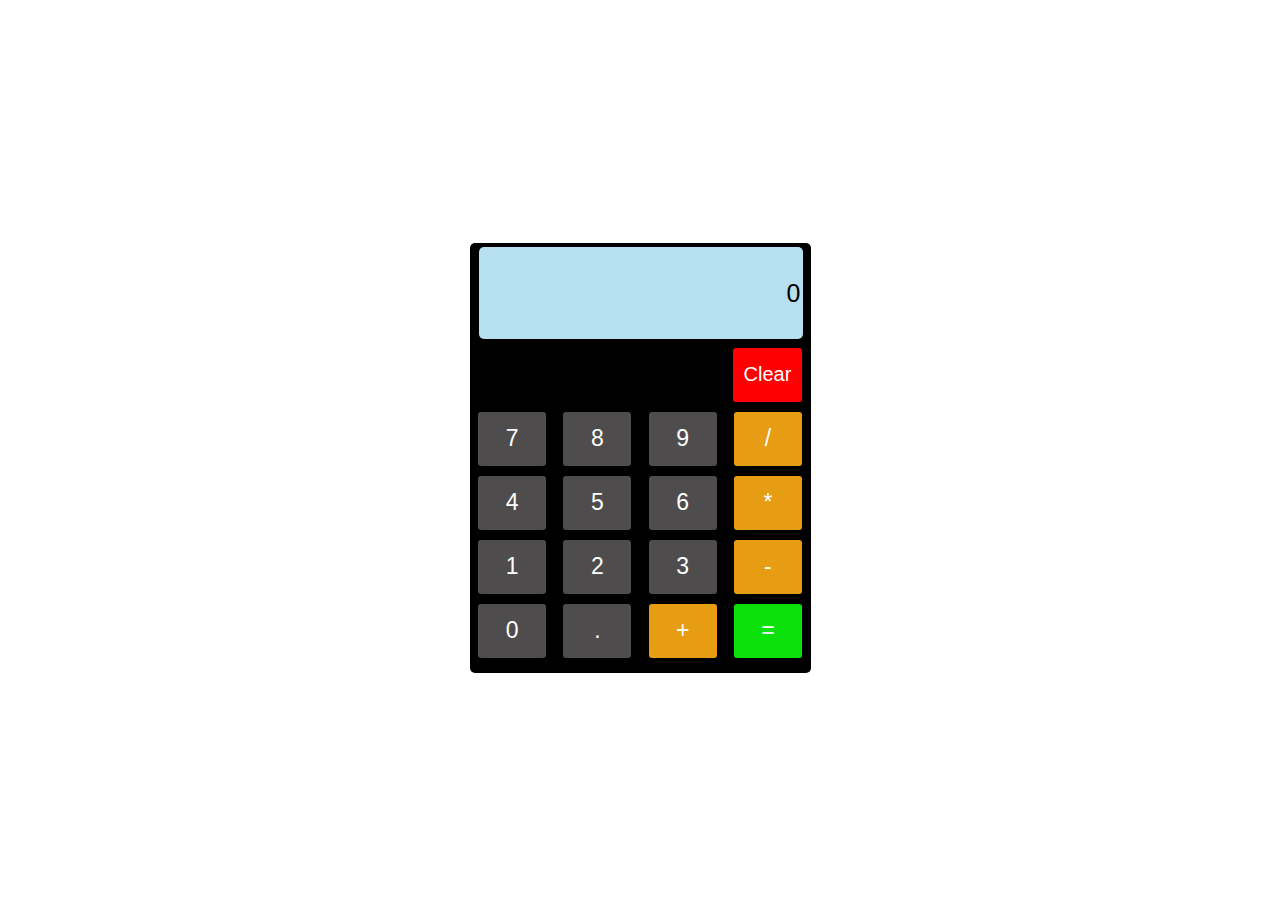
<file: Calculator/index.html>
<!DOCTYPE html>
<html lang="en">
<head>
    <meta charset="UTF-8">
    <meta name="viewport" content="width=device-width, initial-scale=1.0">
    <title>Calculator App</title>
    <link rel="stylesheet" href="style.css">
</head>
<body>
    <div class="calculator">
        <form >
            <input type="text" class="text">
        </form>
        <div class="btn-container">
            
            <div class="buttons clear-btn">
                <button class="btn clear">Clear</button>
            </div>
            <div class="buttons">
                <button class="btn" >7</button>
                <button class="btn" >8</button>
                <button class="btn" >9</button>
                <button class="btn  orange">/</button>
            </div>
            <div class="buttons">
                <button class="btn" >4</button>
                <button class="btn" >5</button> 
                <button class="btn" >6</button>
                <button class="btn orange" >*</button>
            </div>
            <div class="buttons">
                <button class="btn" >1</button>
                <button class="btn" >2</button>
                <button class="btn" >3</button>
                <button class="btn orange" data-num="-">-</button>
            </div>
            <div class="buttons">
                <button class="btn" >0</button>
                <button class="btn" >.</button>
                <button class="btn orange">+</button>
                <button class="btn equal" >=</button>
            </div>
        </div>
    </div>
    <script src="script.js"></script>
</body>
</html>
</file>
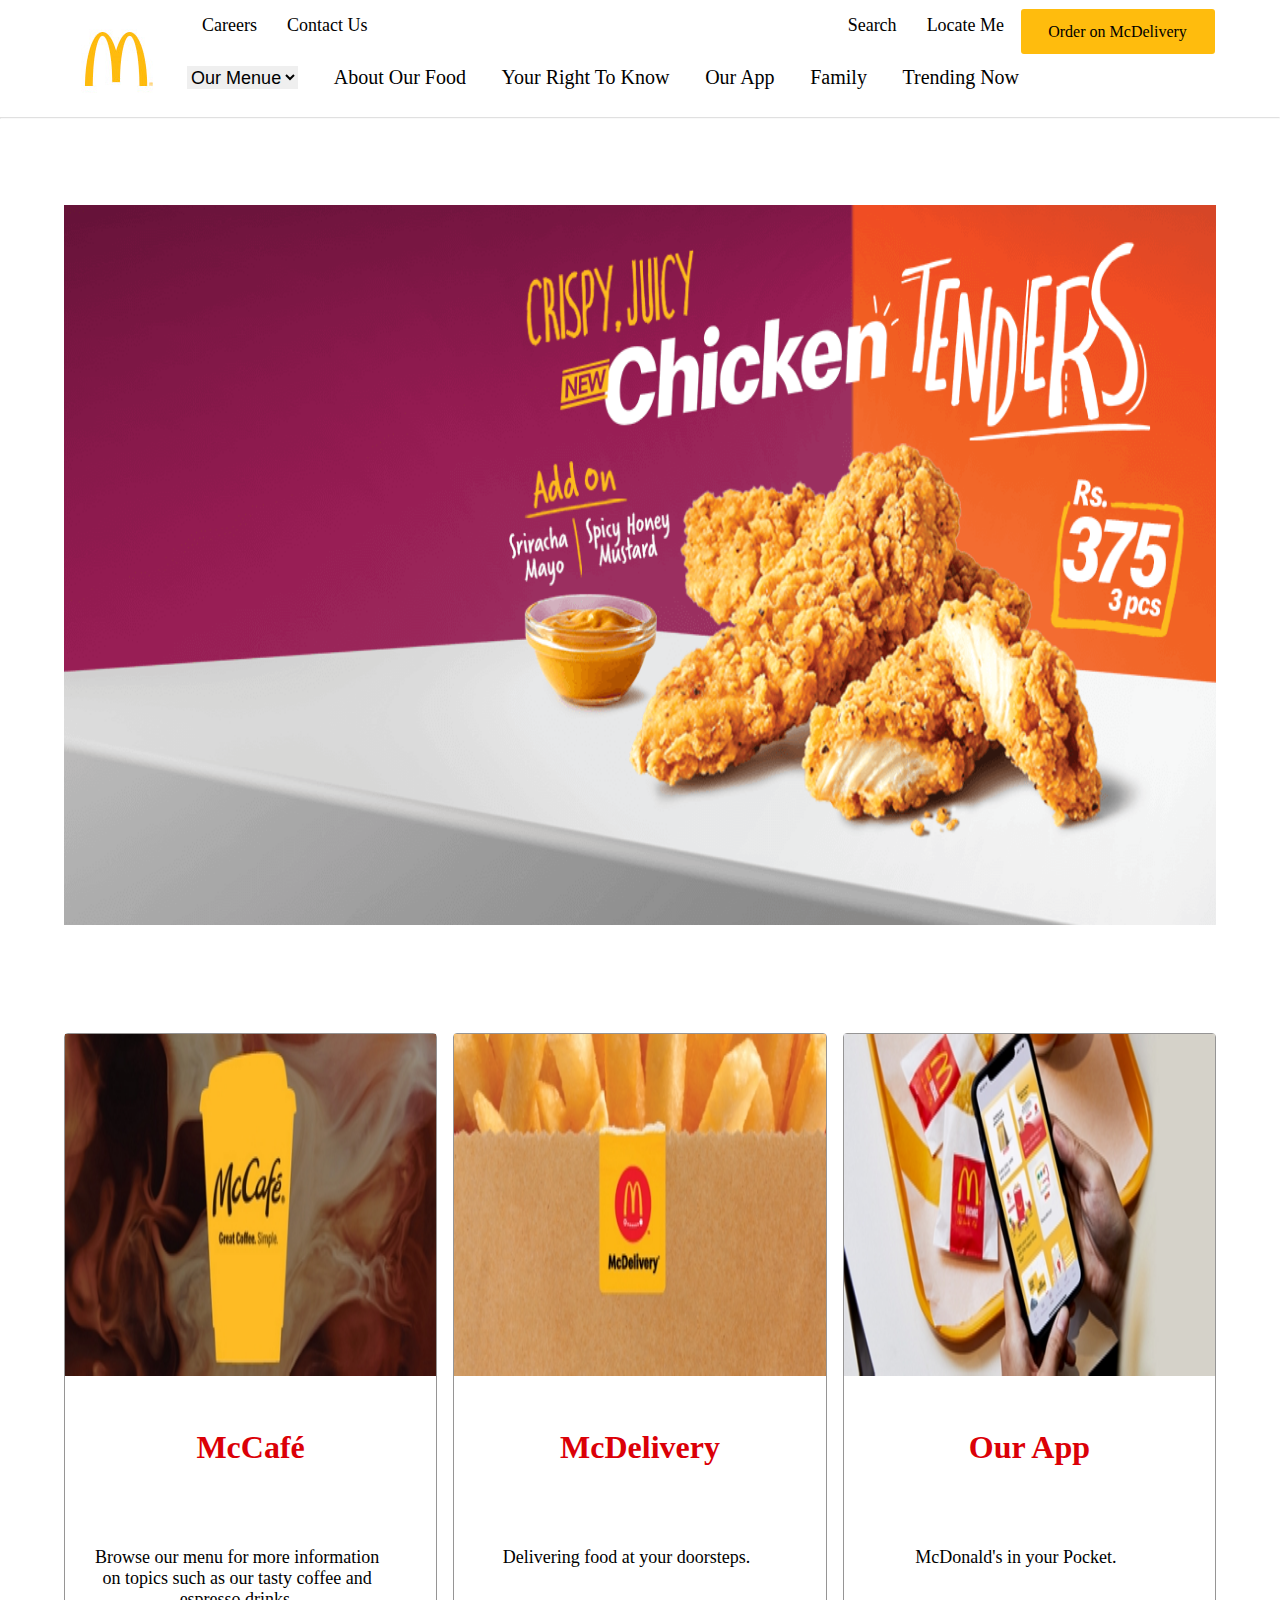
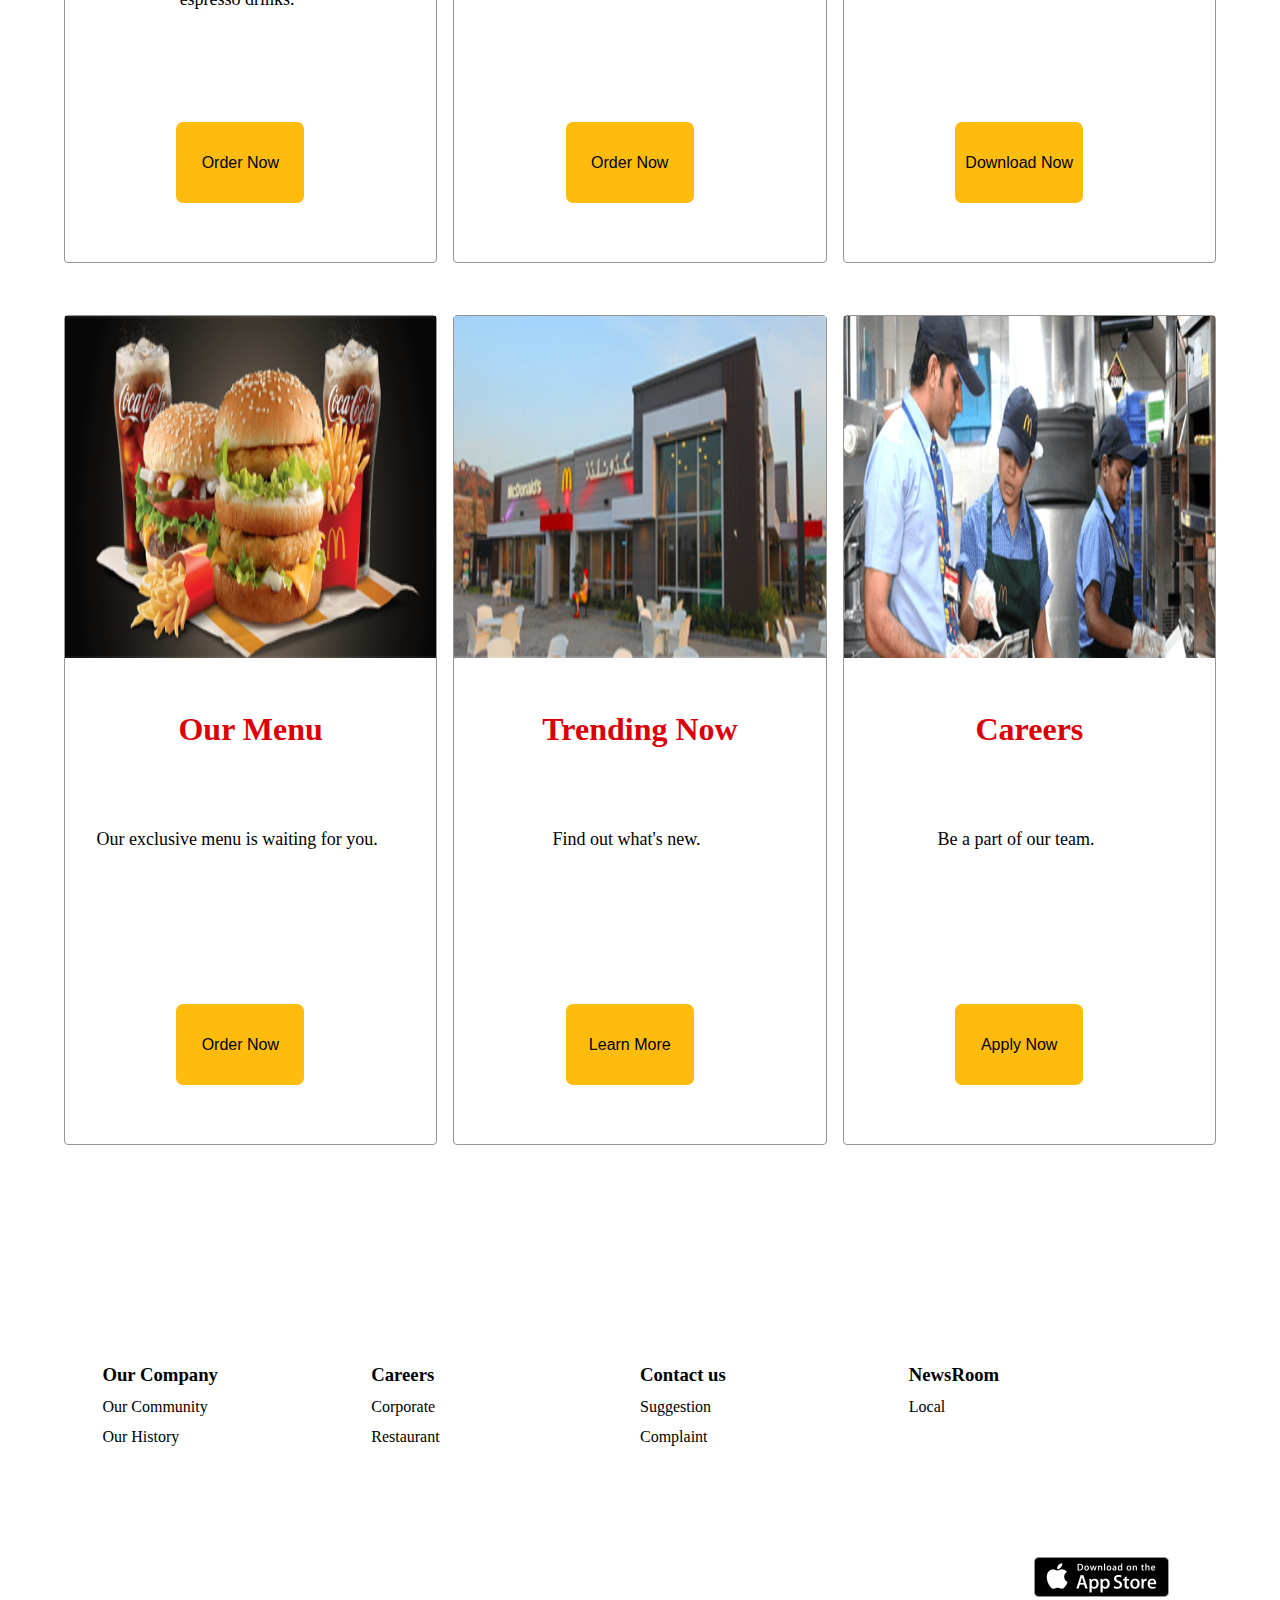
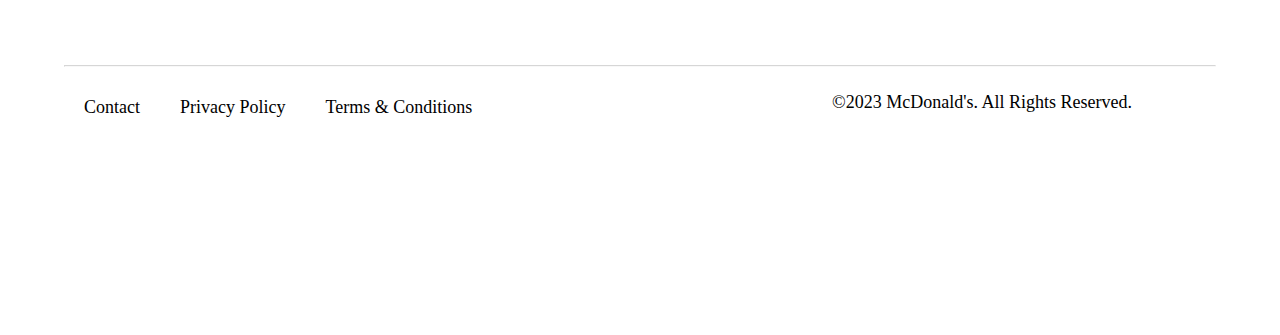
<file: McDonald clone/index.html>
<!DOCTYPE html>
<html lang="en">

<head>
    <meta charset="UTF-8">
    <meta name="viewport" content="width=device-width, initial-scale=1.0">
    <title>Mcdonalds </title>
    <link rel="stylesheet" href="https://cdnjs.cloudflare.com/ajax/libs/font-awesome/6.4.2/css/all.min.css"
        integrity="sha512-z3gLpd7yknf1YoNbCzqRKc4qyor8gaKU1qmn+CShxbuBusANI9QpRohGBreCFkKxLhei6S9CQXFEbbKuqLg0DA=="
        crossorigin="anonymous" referrerpolicy="no-referrer" />

    <link rel="stylesheet" href="style.css">
</head>

<body>

    <header>
        <div class="navbar">
            <div class="nav-logo ">
                <img src="Mcdonald pics/McDonalds-Logo.png" alt="Mcdonalds">
            </div>
            <div class="nav-panel">
                <div class="upper-nav">
                    <div class="left">

                        <p>Careers</p>
                        <p>Contact Us</p>

                    </div>
                    <div class="right">

                        <p>Search</p>
                        <p>Locate Me</p>

                    </div>
                </div>
                <div class="lower-nav">

                    <select class="nav-menu">
                        <option>Our Menue</option>
                        <option>Full Menue</option>
                    </select>

                    <div class="nav-about">
                        <p>About Our Food</p>
                    </div>
                    <div class="nav-right">
                        <p>Your Right To Know</p>
                    </div>
                    <div class="nav-app">
                        <p>Our App</p>
                    </div>
                    <div class="nav-family">
                        <p>Family</p>
                    </div>
                    <div class="nav-trending">
                        <p>Trending Now</p>
                    </div>
                </div>
            </div>

            <div class="nav-delivery">
                <p>Order on McDelivery </p>
            </div>
        </div>
        <hr style="opacity: 0.3;">
    </header>


    <section>
        <div class="hero-section">

            <img src="Mcdonald pics/chicken-tenders-banner-Desktop.png" alt="Menue">

        </div>
    </section>

    <div class="content-section">
        <div class="main-container">
            <div class="container">

                <img src="Mcdonald pics/mccafe-drink.jpg" alt="McCafe">

                <div class="h-container">
                    <h1>McCafé</h1>
                </div>
                <div class="text-container">
                    <p>Browse our menu for more information on topics such as our tasty
                        coffee and espresso drinks.</p>
                </div>
                <button>Order Now</button>
            </div>
            <div class="container">

                <img src="Mcdonald pics/mcdelivery-en.jpg" alt="McCafe">

                <div class="h-container">
                    <h1>McDelivery</h1>
                </div>
                <div class="text-container">
                    <p>Delivering food at your doorsteps.</p>
                </div>
                <button>Order Now</button>
            </div>
            <div class="container">

                <img src="Mcdonald pics/our-app-desktop.jpg" alt="McCafe">

                <div class="h-container">
                    <h1>Our App</h1>
                </div>
                <div class="text-container">
                    <p> McDonald's in your Pocket.</p>
                </div>
                <button>Download Now</button>
            </div>
            <div class="container">

                <img src="Mcdonald pics/item-4.png" alt="McCafe">

                <div class="h-container">
                    <h1>Our Menu</h1>
                </div>
                <div class="text-container">
                    <p> Our exclusive menu is waiting for you.</p>
                </div>
                <button>Order Now</button>
            </div>
            <div class="container">

                <img src="Mcdonald pics/item-5.png" alt="McCafe">

                <div class="h-container">
                    <h1>Trending Now</h1>
                </div>
                <div class="text-container">
                    <p>Find out what's new.</p>
                </div>
                <button>Learn More</button>
            </div>
            <div class="container">

                <img src="Mcdonald pics/careers-info-card-1.png" alt="McCafe">

                <div class="h-container">
                    <h1>Careers</h1>
                </div>
                <div class="text-container">
                    <p> Be a part of our team.</p>
                </div>
                <button>Apply Now</button>
            </div>
        </div>
    </div>

    <!-- </section> -->

    <footer>
        <div class="foot-section">
            <div class="foot-container">
                <div class="foot-info">
                    <div class="info-1">
                        <h3> Our Company</h3>
                        <p> Our Community</p>
                        <p> Our History</p>
                    </div>
                    <div class="info-1">
                        <h3> Careers</h3>
                        <p>Corporate</p>
                        <p> Restaurant</p>

                    </div>
                    <div class="info-1">
                        <h3>Contact us</h3>
                        <p>Suggestion</p>
                        <p>Complaint</p>

                    </div>
                    <div class="info-1">
                        <h3>NewsRoom</h3>
                        <p> Local</p>
                    </div>
                </div>
                <div class="info-logo">
                    <img src="Mcdonald pics/app-store-badge.png" alt="">

                </div>
                <hr style="opacity: 0.4;">
                <div class="foot-copy">
                    <div class="foot-contact">
                        <p>Contact</p>
                        <p>Privacy Policy</p>
                        <p>Terms & Conditions</p>
                    </div>

                    <div class="foot-content">
                        <p> ©2023 McDonald's. All Rights Reserved.</p>
                    </div>
                </div>
            </div>
        </div>
    </footer>




</body>

</html>
</file>
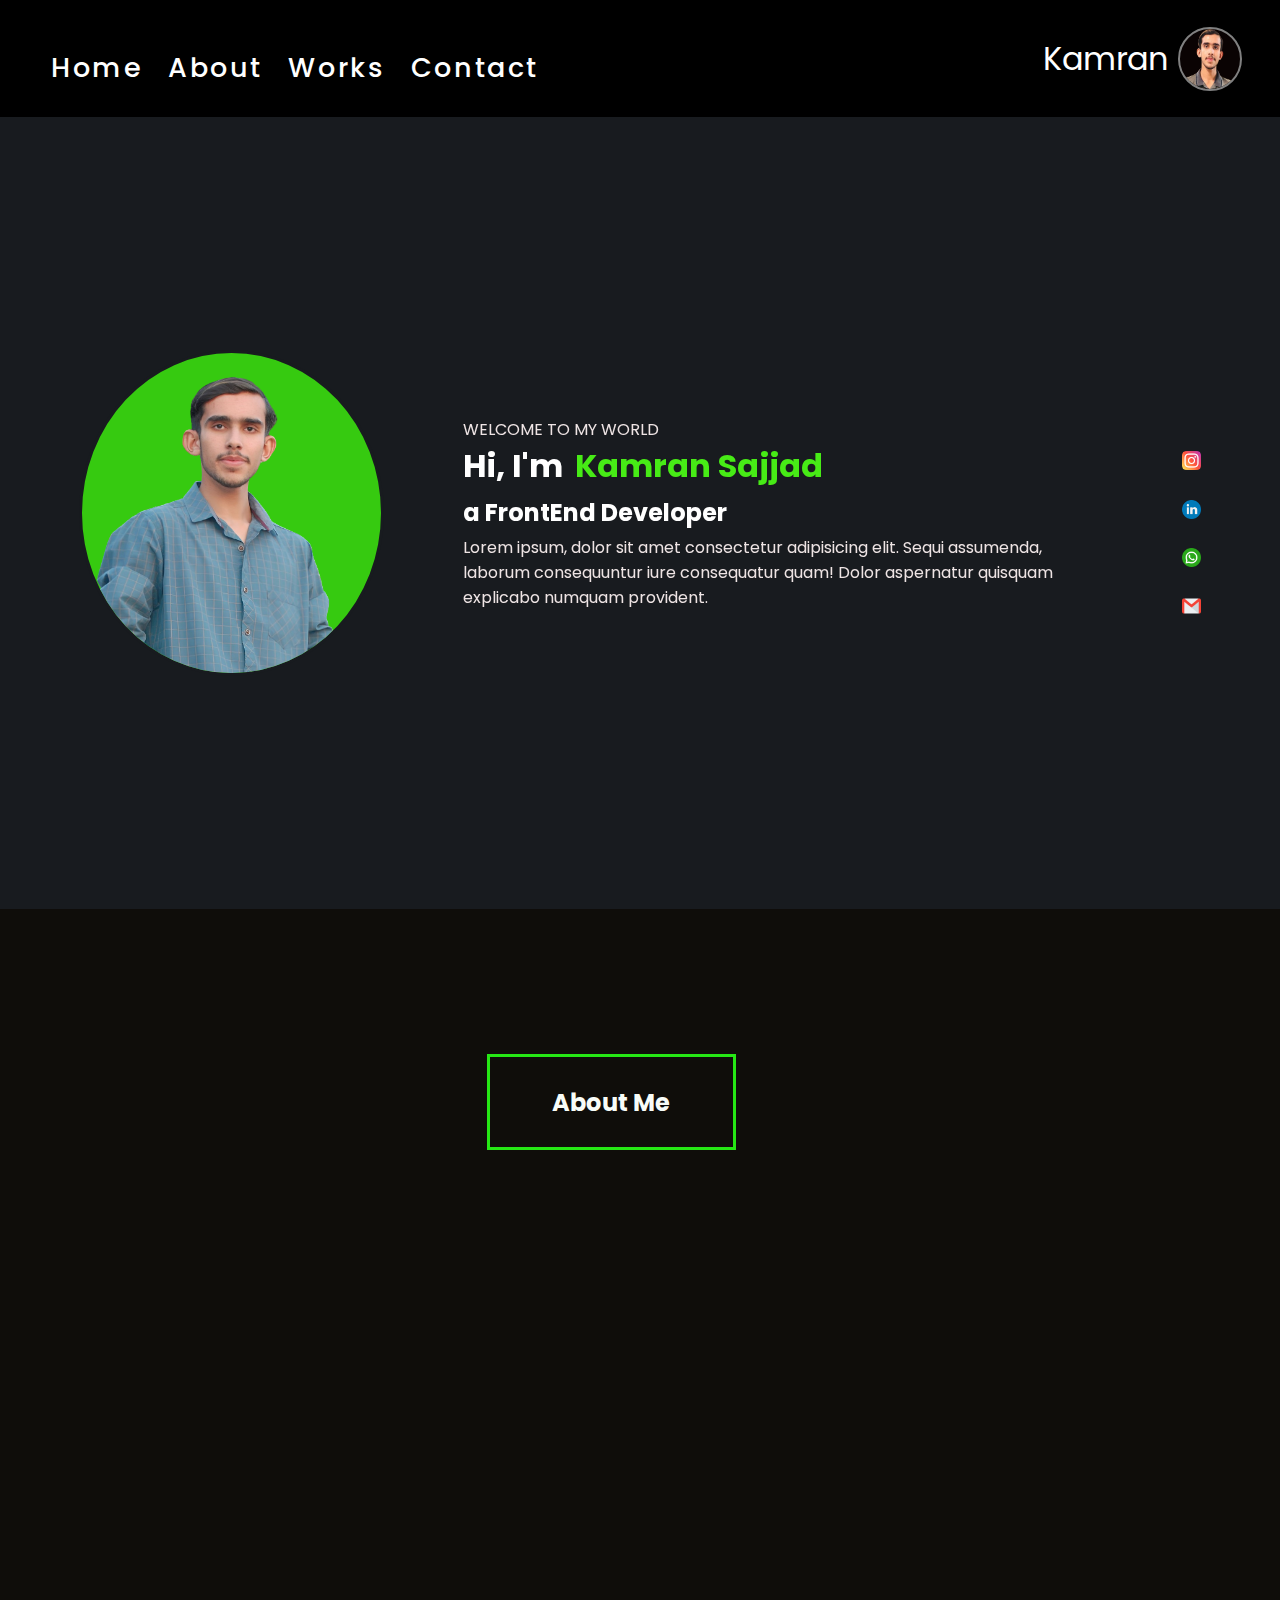
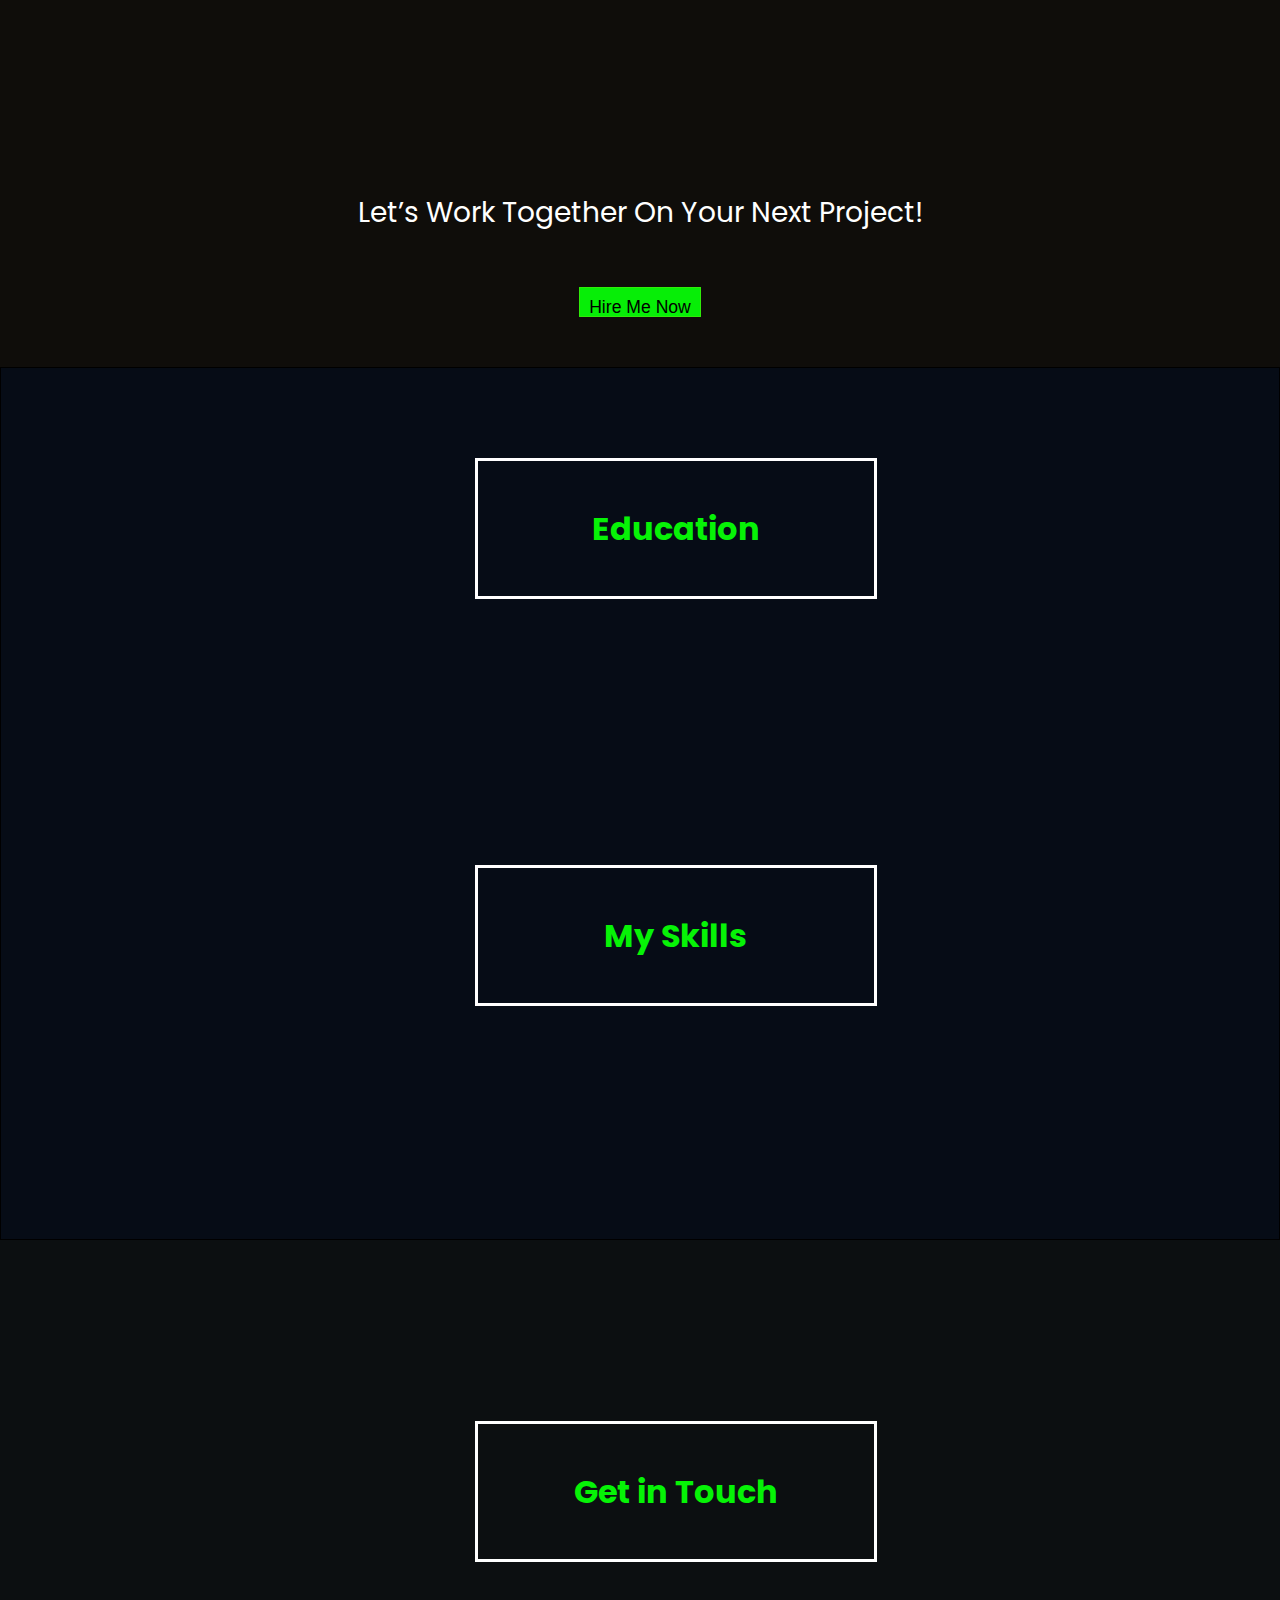
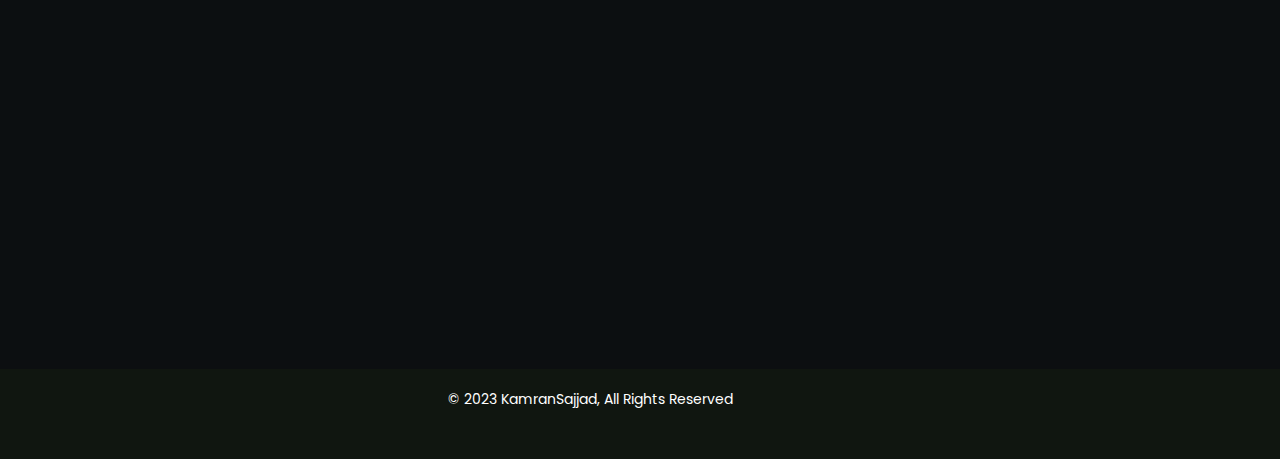
<file: Portfolio/index.html>
<!DOCTYPE html>
<html lang="en">

<head>
    <meta charset="UTF-8">
    <meta name="viewport" content="width=device-width, initial-scale=1.0">
    <title>Portfolio</title>
    <link rel="stylesheet" href="style.css">
    <link rel="stylesheet" href="https://unpkg.com/aos@next/dist/aos.css" />
</head>

<body>
    <script src="https://unpkg.com/aos@next/dist/aos.js"></script>
    <script>
      AOS.init();
    </script>

    <nav>
        <ul id='ul'>
            <a href='#home'>
                <li>Home</li>
            </a>
            <a href='#about'>
                <li>About</li>
            </a>
            <a href='#works'>
                <li>Works</li>
            </a>
            <a href='#contact'>
                <li>Contact</li>
            </a>
        </ul>

        <div class="name">
            <a href='/'><label> Kamran</label></a>
            <img src="./images/pic-logo.png" alt="menu1" width="60px" height="60px" />
        </div>

        <div class="menubar" onClick={showmenu}>
            <img src="./images/menu1.png" alt="menu" width="50px" height="80px" />
        </div>
    </nav>
    <!-- container  -->

    <div class="mainContainer1" id="home" >
        <div class="image-container" data-aos="fade-right" data-aos-duration="2000">
            <img src="./images/pic2.png" alt="Pic" class='container-img' />
        </div>
        <div class="content-container" data-aos="fade-right" data-aos-duration="2000">
            <p class='welcome'>WELCOME TO MY WORLD </p>
            <h1 class='container-name'>Hi, I'm <span class='red-container'> Kamran Sajjad </span> </h1>
            <h2 class='field-container'>a FrontEnd Developer </h2>
            <p class='text-container'>Lorem ipsum, dolor sit amet consectetur adipisicing elit. Sequi assumenda,
                laborum consequuntur iure consequatur quam! Dolor aspernatur quisquam
                explicabo numquam provident.</p>

        </div>
        <div class="socialmedia"  data-aos="fade-left" data-aos-duration="2000">
            <a href="https://instagram.com/kamran973_1?igshid=OGQ5ZDc2ODk2ZA=="><img src="./images/instagram.png" alt="instagram" /></a>
            <a href="https://www.linkedin.com/in/kamran2003?utm_source=share&utm_campaign=share_via&utm_content=profile&utm_medium=android_app"><img src="./images/linkedin.png" alt="linkedin" /></a>
            <a href="/"><img src="./images/whatsapp.png" alt="whatsapp" /></a>
            <a href="/"><img src="./images/gmail.png" alt="Email us" /></a>
        </div>

    </div>
    <!-- About  -->

    <div class="container" id="about"  >
        <h2 class="title">About Me</h2>
        <div class="section" >
            <div class="imgSection" data-aos="fade-right" data-aos-duration="2000">
                <img src="./images/giphy.gif" alt="Pic" class="container_img" />
            </div>
            <div class="contentSection" data-aos="fade-left" data-aos-duration="2000">
                <h3>Hi There</h3>
                <div class="content">
                    <p>My name is Kamran Sajjad. I am a Web developer, and I'm very passionate and dedicated to my work.
                        I really enjoy making and programming things with computers.</p>
                    <p>I'm always learning and trying new things in the world of software. When I'm not doing that, I
                        like to explore new tech ideas
                        and solve fun coding puzzles. I'm excited about where my software journey will take me!"</p>
                </div>

                <div class="info">
                    <p>Contact: <br /><span>0306 5685963 </span></p>
                    <!-- <p>Email: <br /><span> kami99</span></p> -->
                    <p>Email: <br /><span> kamransajjad973@gmail.com</span></p>
                    <!-- <hr /> -->
                </div>
                <a  href="cv/cv.pdf" download><button>Download CV</button></a>

            </div>
        </div>
        <div class="baar">
            <p>Let’s Work Together On Your Next Project!</p>
            <img src="./images/laptop.jpeg" alt="Pic" class="baar_imgs" data-aos="flip-up" data-aos-duration="2000"/>
            <button><a href="#contact">Hire Me Now</a></button>
        </div>
    </div>



    <!-- ----education--------- -->

    <div class="education-container" id="works">
        <h1 class="heading">Education</h1>
        <div class="tag-section" >
            <div class="Tag" data-aos="zoom-in" data-aos-duration="1000">
                <h2>Matric</h2>
                <p>I have done my matriculation from MY School and obtained good grades.</p>
            </div>
            <div class="Tag" data-aos="zoom-in" data-aos-duration="2000">
                <h2>FSC</h2>
                <p>I have done FSC Pre Engineering with scholarship from Punjab College. </p>
            </div>
            <div class="Tag" data-aos="zoom-in" data-aos-duration="3000">
                <h2>BSSE</h2>
                <p>Currently i am doing Software Engineering (BSSE) from the University of Central Punjab Lahore
                    with scholarship.</p>
            </div>
        </div>
        <h1 class="heading">My Skills</h1>
        <div class="skill-section" data-aos="zoom-in" data-aos-duration="2000">
            <div class="skill">
                <h2>React Developer</h2>
                <p>I always learn about the newest web tech, currently busy with React.js.</p>
            </div>
            <div class="skill">
                <h2>Web Developer</h2>
                <p>As a self-driven learner, I eagerly embrace opportunities to stay updated on the latest web
                    development trends. </p>
            </div>

        </div>
    </div>
    <!-- Contact  -->

    <div class="container1" id="contact">
        <h1 class="heading">Get in Touch </h1>

        <div class="media" >
            <div class="address" data-aos="flip-left" data-aos-duration="1000">
                <img src="./images/address1.png" alt="linkedin" />
                <h5>Address</h5>
                <p>Johar Town </p>
                <p> Lahore</p>
            </div>
            <div class="phone" data-aos="flip-left" data-aos-duration="2000">
                <img src="./images/telephone.png" alt="whatsapp" />
                <h5>Phone</h5>
                <p>+92 306 5685963</p>
                <p>+92 322 6491295</p>
            </div>
            <div class="email" data-aos="flip-left" data-aos-duration="3000">
                <img src="./images/unread.png" alt="Email us" />
                <h5>Email</h5>
                <!-- <p>hello</p>
                <p>kami99</p> -->
                <p>l1f21bsse0452@ucp.edu.pk </p>
                <p>kamransajjad973@gmail.com</p>
            </div>
        </div>

        <div class="socialmedia1" data-aos="zoom-in-up" data-aos-duration="3000">
            <a href="https://instagram.com/kamran973_1?igshid=OGQ5ZDc2ODk2ZA=="><img src="./images/instagram.png" alt="instagram" /></a>
            <a href="https://www.linkedin.com/in/kamran2003?utm_source=share&utm_campaign=share_via&utm_content=profile&utm_medium=android_app"><img src="./images/linkedin.png" alt="linkedin" /></a>
            <a href="/"><img src="./images/whatsapp.png" alt="whatsapp" /></a>
            <a href="/"><img src="./images/gmail.png" alt="Email us" /></a>
        </div>
    </div>

    <div class="copyRight">
        <p>© 2023 KamranSajjad, All Rights Reserved</p>
    </div>
</body>

</html>
</file>
<file: Calculator/style.css>
.calculator{
    height: 430px;
    width: 341px;
    border-radius: 5px;
    background-color: black;
    position: relative;
    margin-top: auto o;
}

body {
    display: flex;
    justify-content: center;
    align-items: center;
    height: 100vh;
  
}
form{
    height: 100px;
    width: 338px;
    display: flex;
    justify-content: center;
    align-items: center;
}
form input{
    height: 90px;
    width: 320px;
    border-radius: 5px ;
    border: none;
    margin-left: 4px;
    text-align: right;
    color: rgb(0, 0, 0);
    font-size: 25px;
    background-color: rgb(182, 223, 240);
}
.btn-container{
    height: 326px;
    /* border: 2px solid red; */
    
}
.buttons{
    margin: 0px;
    height: 64px;
    display: flex;
    justify-content: space-around;
    align-items: center;
    /* border: 1px solid black; */
}
.btn{
    height: 85%;
    border: none;
    background-color: rgb(78, 76, 76);
    width: 20%;
    color: white;
    font-size: 23px;
    border-radius: 3px;
}
.btn:hover{
    box-shadow: 2px 2px 3px;
}
.clear-btn{
    justify-content: right;

}
.clear{
    margin-right: 9px;
    background-color: red;
    color: white;
    font-size: 20px;
}
.orange{
    background-color:rgb(230, 156, 19);
}
.equal{
    background-color: rgb(11, 226, 11);
}
</file>
<file: McDonald clone/style.css>
* {
    margin: 0px;
    padding: 0px;
}

html,body{

    overflow-x: hidden;
}

header {
    height: 115px;
    width: 100vw;
}

.navbar {
    display: flex;
    width: 90vw;
    justify-content: space-evenly;
    margin-left: 5%;
    /* align-items: center; */

}

/* Mcdonald logo  */
.nav-logo {
    height: 95%;
    width: 10%;
    margin-top: 5px;
}

/* nav paner  */
.nav-panel {
    width: 65vw;
    margin-left: 5px;
}

.upper-nav {
    display: flex;
    justify-content: space-between;
    font-size: 18px;

}

.left {
    display: flex;

}

.left p {
    padding: 15px;
}

.right {
    display: flex;
}

.right p {
    padding: 15px;
}

/* Lover nav  */
.lower-nav {
    display: flex;
    justify-content: space-between;
    font-size: 20px;
    margin-top: 15px;
}

.nav-menu {
    border: none;
    font-size: 18px;
}

/* McDelivery  */

.nav-delivery {
    background-color: #ffbc0d;
    border: 2px solid #ffbc0d;
    height: 41px;
    width: 190px;
    display: flex;
    justify-content: center;
    align-items: center;
    border-radius: 3px;
    margin-top: 9px;
    transition: 1.5s;
    cursor: pointer;
}

.nav-delivery:hover{

background-color: transparent;

}

/* Media queries for nav bar  */

@media only screen and (min-width:967px) and (max-width:1120px) {}



.hero-section {
    height: 100vh;
    width: 100vw;
    display: flex;
    justify-content: center;
    align-items: center;
    /* background-color: blueviolet; */
}

.hero-section img {
    height: 80vh;
    width: 90vw;

}


/* Content section  */
.content-section {
    height: 200vh;
    width: 100vw;
    /* background-color: aquamarine; */
    display: flex;
    justify-content: center;
    /* align-items: center; */
}

.main-container {
    /* border: 1px solid black; */
    height: 196vh;
    width: 90vw;
    display: flex;
    justify-content: space-between;
    flex-wrap: wrap;
    margin-top: 2vh;

}

.container {
    height: 92vh;
    border: 0.1px solid rgb(150, 149, 149);
    border-radius: 4px;
    width: 29vw;


}

.container img {
    height: 38vh;
    width: 29vw;

}

.h-container {
    display: flex;
    justify-content: center;
    align-items: center;
    height: 15vh;
    color: #db0007;
}

.text-container {
    height: 23vh;
    display: flex;
    justify-content: center;
    align-items: center;
    width: 24vw;
    margin-left: 5%;
    text-align: center;
}

.container p {
    font-size: 18px;
    height: 16vh;
    width: 23vw;
}

.container button {
    font-size: 16px;
    height: 9vh;
    width: 10vw;
    margin-left: 30%;
    border-radius: 7px;
    border: 2px solid #ffbc0d;
    background-color: #ffbc0d;
    transition: 1.5s;
    cursor: pointer;
}

.container button:hover{

    background-color: transparent;
}


/* Footer  */
.foot-section {
    width: 100vw;
    height: 80vh;
    display: flex;
    align-items: center;
    justify-content: center;
    /* background-color: aquamarine; */
}

.foot-container {
    /* border: 1px solid black; */
    height: 60vh;
    width: 90vw;
}

.foot-info {
    display: flex;

    height: 25vh;
    justify-content: center;
    align-items: center;
    display: flex;
    /* padding-top: 5px; */
}

.info-1 {
    height: 20vh;
    width: 21vw;
    /* padding-top: 5px; */
}
.info-1 h3{
margin-top: 4vh;
    

}
.info-1 p{
margin-top: 10px;
    padding-top: 2px;

}
.info-logo{
    
    width: 90vw;
    height: 15vh;
}
.info-logo img{
   margin-top: 3vh;
   padding-left: 75vw;
}
.foot-copy{
    display: flex;
    justify-content: space-between;
}
.foot-contact{
    display: flex;
}
.foot-contact p{
padding: 20px;
font-size: 18px;
margin-top: 10px;
}
.foot-content{
    margin-top: 25px;
    font-size: 18px;
    width: 30vw;
}

p{
    transition: 1s;
    cursor: pointer;
    font-weight: 500;
}

p:hover{

    color: red;
}
</file>
<file: Portfolio/style.css>
@import url('https://fonts.googleapis.com/css2?family=Gochi+Hand&family=Poppins:wght@400;900&display=swap');


body {
    overflow-x: hidden;
    font-family: 'Poppins', sans-serif;
    background-color: white;
    /* background-color: #181b1f; */
}

.navbar,
* {
    margin: 0px;
    padding: 0px;

}

.nav1 {
    background-color: black;
    height: 12vh;
}

.navbar-collapse {
    flex-grow: 0;
}

.nav-img {
    border-radius: 50%;
    margin-right: 40px;
    margin-top: 0px;
    background-color: rgb(13, 241, 32);
}

.nav-img:hover {
    opacity: 0.6;
}

.nav-icon {
    border-radius: 8px;
    background-color: rgb(255, 255, 255);
}

.nav-link {
    font-size: 22px;
    font-weight: bold;
    color: rgb(255, 255, 255);
    margin-left: 30px;
}

.nav-name:hover,
.nav-link:hover {
    color: rgb(0, 255, 34);
    opacity: 0.8;
    background-color: rgb(95, 94, 94);
}

.nav-item {
    /* margin-right: 10px; */
    padding: 0px;
    margin: 0px;
}

.nav-name {
    color: white;
    margin-right: 15px;
}

.logo-nav {
    display: flex;
    align-items: center;
    flex-direction: row-reverse;

}

/* --------------------- container ---------------- */
.main-body {
    background-color: #212429;
    justify-content: space-between;
    /* justify-content: space-evenly ; */
    /* background-color: rgb(255, 0, 0); */
    /* border: 1px solid red; */
}

/* mainContainer1 */
.mainContainer1 {
    /* border: 1px solid red; */
    height: calc(100vh - 12vh);
    width: 100vw;
    display: flex;
    justify-content: space-evenly;

    /* align-items: center; */
}

.image-container {
    /* height: 25vw; */
    height: 100%;
    display: flex;
    justify-content: center;
    align-items: center;

}

.container-img {
    height: 25vw;
    object-fit: cover;
    background-color: #36ca10;

    border-radius: 50%;
    border: 3px solid #181b1f;

}


.image-container img:hover {
    /* opacity: 0.8; */
    background-color: #138f19;
    /* background-color: #161a1f; */


}

.content-container {
    height: 100%;
    /* border: 1px solid green;  */
    /* padding: 2% 2vw;  */
    width: 50%;
    /* height: 85vh;
  width: 100vh; */
    display: flex;
    justify-content: center;
    align-items: flex-start;

    flex-direction: column;
}



.welcome {
    color: rgb(238, 228, 228);
    /* margin-top: 130px; */
}

.container-name {
    color: white;
    display: flex;
}

.field-container {
    color: white;
    line-height: 45px;
}

.text-container {
    color: rgb(238, 228, 228);
}

.red-container {
    color: rgb(71, 235, 22);
    margin-left: 12px;
}







/* ----------------------Navbarr ------------------ */

nav {
    display: flex;
    justify-content: space-between;
    align-items: center;
    padding: 1.5vh 3vw;
    height: 10vh;
    background-color: rgb(0, 0, 0);
    box-shadow: 1vh 1vh 1vh rgba(34, 34, 34, 0.4);
    overflow: hidden;
}

.name {
    display: flex;
    align-items: center;
}

.name img {
    background-color: rgb(10, 3, 3);
    /* background-color: rgb(78, 184, 192); */
    border-radius: 50%;
    border: 2px solid grey;
    width: "60px";
    height: "60px";
    margin-left: 10px;
}

.name img:hover {
    opacity: 0.8;
}

nav a {
    text-decoration: none;
}

nav label {

    font-size: 2rem;
    color: rgb(255, 255, 255);
    /* color: rgb(179, 179, 130); */
    cursor: pointer;
}

nav label:hover {
    animation: changecolor 3s 1;

}

@keyframes changecolor {
    0% {
        color: rgb(0, 255, 42);
    }

    100% {
        color: rgb(255, 255, 252);
    }
}


nav ul {

    display: flex;
    align-items: center;
    margin-top: 2vh;
}

nav ul li {

    list-style: none;
    cursor: pointer;
    display: block;
    font-size: 3vh;
    margin: 1vw;
    letter-spacing: 0.2vw;
    font-weight: 500;
    transition: 0.5s;
}

nav ul li:hover {
    color: rgb(20, 252, 12);
    transform: scale(1.1);
}

nav ul a {

    text-decoration: none;
    color: rgb(255, 255, 255);
}

/* nav ul a:hover{
    transform: calc(1.5);     
    color: rgb(55, 204, 25);

} */

.menubar {

    display: flex;
    align-items: center;
    justify-content: center;
    margin-top: 1vh;
    display: none;
}

.menubar img {

    height: 5.5vh;
    /* width: 6vw; */
    border-radius: 50%;
    /* border: 1px solid black; */
    background-color: rgb(252, 252, 252);
}




@media only screen and (max-width:762px) {


    .menubar {
        display: flex;
    }

    nav {

        display: flex;
        padding: 1vh 3vh;

    }

    nav ul {
        background-color: rgba(0, 0, 0, 0.9);
        padding: 2vh 0vh;
        width: 100%;
        position: absolute;
        /* z-index: 1; */
        top: 10vh;
        left: 0;
        border-bottom-left-radius: 2vh;
        border-bottom-right-radius: 2vh;
        animation: menubar 2s 1;
        display: none;
        flex-direction: column;


    }

    @keyframes menubar {
        0% {
            transform: translateX(100vw);
            opacity: 0;
        }

        100% {
            transform: translateX(0vw);
            opacity: 1;
        }
    }

    nav ul a {

        text-decoration: none;
        color: rgb(235, 235, 235);
    }


}


/* --------------------------Container---------------------------------------- */


/* --------------------------Container---------------------------------------- */


.mainContainer1 {
    height: calc(100vh - 12vh);
    display: flex;
    justify-content: space-evenly;
    background-color: #181b1f;
    /* border: 1px solid rgb(228, 195, 7); */
}

.socialmedia {
    margin-top: 35vh;
    height: 15vw;
    /* border: 1px solid rgb(233, 232, 225); */
    display: flex;
    /* padding-top: 18vw; */
    /* bottom: 0px; */
    flex-direction: column;
}

.socialmedia a {
    margin-top: 1.5vw;
}

.socialmedia img {
    height: 1.5vw;
    transition: all 0.3s linear;
    padding-bottom: 3px;
    /* animation: media 3s ; */
    /* height: 2.5vh; */
}

.socialmedia img:hover {
    transform: scale(1.3);
}


@media only screen and (max-width:762px) {
    .mainContainer1 {
        flex-direction: column;
    }

    .socialmedia {
        /* display: flex; */
        flex-direction: row;
        margin-top: 0vh;
        height: 10vw;
        /* border: 1px solid rgb(0, 4, 255); */
        justify-content: center;
        margin-bottom: 1vw;

    }

    .dia img {
        height: 3.5vw;
        margin-left: 2vw;
    }
}






/* ---------------------------------------About ------------------------------------------- */


/* ---------------------------------------About ------------------------------------------- */

.container {
    background-color: rgb(15, 13, 10);
    border: 1px solid rgb(15, 13, 10);
}

.title {
    color: rgb(248, 252, 248);
    border: 3px solid rgb(38, 231, 21);
    height: 10vh;
    width: 27vh;
    /* height: 80px;
    width: 250px; */
    display: flex;
    justify-content: center;
    align-items: center;
    margin-top: 16vh;
    margin-left: 38%;
    /* margin-right: 30%; */
    /* margin-left: 38vw; */
    /* font-size: 2em; */
    transition: 1s;
}

.title:hover {
    transform: scale(1.1);
    border: 3px solid rgb(255, 255, 255);
    color: rgb(0, 255, 34);
}

.section {
    /* border: 1px solid white; */
    display: flex;
    justify-content: space-between;
    width: 80vw;
    margin-left: 10vw;
    margin-top: 4vw;
}

.imgSection {
    /* border: 1px solid white; */
    align-items: center;
    display: flex;
}

.container_img {
    height: 30vw;
    border-radius: 5%;
    width: 25vw;

}

.contentSection {
    /* border: 1px solid white; */
    width: 40vw;
    /* display: flex;
    flex-wrap: wrap; */
    color: white;
}

.content {
    /* border: 1px solid white; */
    /* width: 95%; */
    letter-spacing: 1px;
    margin-top: 6vh;
    font-size: 15px;

}

.contentSection h3 {
    border: 3px solid white;
    font-size: 2rem;
    /* font-size: 2.3rem; */
    height: 70px;
    width: 180px;
    display: flex;
    align-items: center;
    justify-content: center;
    /* height: 10vh;
    width: 15vw; */
}

.info {
    display: flex;
    margin-top: 10px;
}

.info p {
    /* display: flex; */
    width: 50%;
    color: rgb(32, 218, 26);
    font-size: 1.5rem;
}

.info span {
    font-size: 0.8rem;
    color: white;
    flex-direction: column;
}

.contentSection button {
    background-color: transparent;
    color: white;
    font-size: 1.3rem;
    margin-top: 4vh;
    margin-bottom: 10%;
    border: 2px solid gray;
    height: 60px;
    width: 190px;
    /* transition: color .15s ease-in-out,background-color .15s ease-in-out,border-color .15s ease-in-out,box-shadow .15s ease-in-out; */

    border-radius: 15px;

}

.contentSection button:hover {
    background-color: rgb(255, 255, 255);
    color: rgb(36, 24, 7);
    font-weight: bold;
}

.baar {
    margin-bottom: 5vw;
    margin-top: 1vw;
    display: flex;
    justify-content: center;
}

.baar_imgs {
    position: relative;
    height: 170px;
    width: 70%;
    /* height: 12vw;
    width: 70vw; */
    opacity: 0.2;
    border-radius: 10px;
}

.baar p {
    position: absolute;
    color: white;
    margin-top: 60px;
    font-size: 28px;
    /* font-size: 1.8rem; */
}

.baar button {
    background-color: rgb(7, 238, 7);
    position: absolute;
    padding: 1vh;
    font-size: 1.1rem;
    margin-top: 155px;
    /* margin-top: 11vw; */
    height: 30px;
    border: 1px solid rgb(47, 235, 10);
}
.baar button a{
    text-decoration: none;
    color: black;

}
.baar button:hover {
    background-color: white;
    border: 1px solid rgb(255, 255, 255);

}

@media only screen and (max-width:880px) {
    .title {

        color: rgb(255, 255, 255);
        border: 3px solid rgb(11, 238, 42);
        margin-top: 12vh;
        margin-left: 32%;
        margin-bottom: 5vh;

    }

    .section {
        display: flex;
        /* justify-content: space-evenly; */
    }

    .imgSection {
        width: 42%;

    }

    .container_img {
        height: 50vw;
        /* border-radius: 5%; */
        width: 98%;

    }

    .contentSection {
        width: 55%;
    }

    .content {
        /* border: 1px solid white; */
        /* width: 95%; */
        margin-top: 2vh;
        font-size: 15px;
    }

    .contentSection h3 {
        font-size: 1.6rem;
        margin-top: 2vh;
        height: 62px;
        width: 155px;
        /* height: 10vh;
        width: 15vw; */
    }

    .info {
        display: none;
    }

    .contentSection button {
        color: white;
        font-size: 1.1rem;
        margin-top: 2vh;
        margin-bottom: 5vh;

    }

    .baar {
        margin-bottom: 3vw;
    }

    .baar_imgs {
        height: 150px;
        /* height: 12vw;
    width: 70vw; */
    }

    .baar p {
        margin-top: 50px;
        font-size: 20px;
        /* font-size: 1.8rem; */
    }

    .baar button {
        background-color: rgb(47, 235, 10);
        margin-top: 130px;
        height: 30px;
        border: 1px solid rgb(47, 235, 10);
    }
}



/*                               -----------------------------------------------------            */

@media only screen and (max-width:600px) {
    .title {

        color: rgb(255, 255, 255);
        border: 2px solid rgb(11, 238, 42);
        margin-top: 6vh;
        margin-left: 25%;
        margin-bottom: 2vh;
        height: 9vh;
        width: 24vh;
    }

    .section {
        display: flex;
        /* justify-content: space-evenly; */
        /* border: 1px solid rgb(12, 16, 236);  */
    }

    .imgSection {
        display: none;

    }

    .contentSection {
        width: 100%;
    }

    .content {
        /* border: 1px solid white; */
        /* width: 95%; */
        margin-top: 2vh;
        font-size: 15px;
    }

    .contentSection h3 {
        font-size: 1.3rem;
        margin-top: 1vh;
        height: 55px;
        width: 130px;
        /* height: 10vh;
        width: 15vw; */
    }


    .info {
        display: none;
    }

    .contentSection button {
        color: white;
        font-size: 1.1rem;
        margin-top: 3vh;
        margin-bottom: 5vh;

    }

    .baar {
        margin-bottom: 5vw;
    }

    .baar_imgs {
        height: 120px;
        /* height: 12vw;
    width: 70vw; */
    }

    .baar p {
        margin-top: 45px;
        font-size: 16px;
        /* font-size: 1.8rem; */
    }

    .baar button {
        background-color: rgb(47, 235, 10);
        margin-top: 100px;
        height: 30px;
        border: 1px solid rgb(47, 235, 10);
    }





}


/*                               -----------------------------------------------------            */

@media only screen and (max-width:500px) {
    .title {
        color: rgb(255, 255, 255);
        border: 2px solid rgb(11, 238, 42);
        margin-top: 6vh;
        margin-left: 22%;
        margin-bottom: 2vh;
        height: 8vh;
        width: 20vh;
    }



    .contentSection button {
        font-size: 1.1rem;
        height: 55px;
        width: 170px;

    }

    .contentSection h3 {
        font-size: 1.1rem;
        height: 45px;
        width: 110px;
        /* height: 10vh;
        width: 15vw; */
    }

    .baar {
        margin-bottom: 5vw;
    }

    .baar_imgs {
        height: 100px;
        /* height: 12vw;
    width: 70vw; */
    }

    .baar p {
        margin-top: 40px;
        font-size: 12px;
        /* font-size: 1.8rem; */
    }

    .baar button {
        margin-top: 80px;
    }

}

/*                               -----------------------------------------------------            */

@media only screen and (max-width:350px) {
    .title {
        color: rgb(255, 255, 255);
        border: 2px solid rgb(11, 238, 42);
        margin-top: 5vh;
        margin-left: 20%;
        margin-bottom: 1.5vh;
        height: 7vh;
        width: 19vh;
    }

    .contentSection button {
        font-size: 1rem;
        height: 54px;
        width: 145px;

    }

    .contentSection h3 {
        font-size: 1rem;
        height: 40px;
        width: 100px;
        /* height: 10vh;
        width: 15vw; */
    }

    .baar {
        margin-bottom: 4vw;
    }

    .baar_imgs {
        height: 80px;
        /* height: 12vw; */
        width: 75vw;
    }

    .baar p {
        margin-top: 32px;
        font-size: 10px;
        /* font-size: 1.8rem; */
    }

    .baar button {
        margin-top: 70px;
        font-size: 0.9rem;
        height: 25px;
    }

}


/*                               -----------------------------------------------------            */

@media only screen and (max-width:270px) {
    .title {
        color: rgb(255, 255, 255);
        border: 2px solid rgb(11, 238, 42);
        margin-top: 5vh;
        margin-left: 15%;
        margin-bottom: 1.5vh;
        height: 5vh;
        width: 14vh;
    }

    .contentSection button {
        font-size: 0.7rem;
        height: 40px;
        width: 95px;

    }

    .contentSection h3 {
        font-size: 0.8rem;
        height: 28px;
        width: 60px;
        /* height: 10vh;
        width: 15vw; */
    }

    .baar {
        margin-bottom: 5vw;
    }

    .baar_imgs {
        height: 60px;
        width: 75vw;
    }

    .baar p {
        margin-top: 20px;
        font-size: 8px;
        /* font-size: 1.8rem; */
    }

    .baar button {
        margin-top: 48px;

        font-size: 0.8rem;
        height: 20px;

    }

}

/*                               -----------------------------------------------------            */

@media only screen and (max-width:200px) {
    .title {
        height: 4vh;
        width: 12vh;
    }

    .contentSection button {
        font-size: 0.6rem;
        height: 35px;
        width: 75px;

    }

    .baar {
        margin-bottom: 5vw;
    }

    .baar_imgs {
        height: 40px;
    }

    .baar p {
        margin-top: 15px;
        font-size: 6px;
        /* font-size: 1.8rem; */
    }

    .baar button {
        margin-top: 30px;
        font-size: 0.7rem;
        height: 14px;

    }

}

/* --------------------------- Contact ---------------------------- */


/* --------------------------- Contact ---------------------------- */

.container1 {

    /* background-image: url('https://cdnb.artstation.com/p/assets/images/images/062/550/715/original/matthew-vos-slide-gif-full-version.gif?1683400720'); */
    background-color: rgb(12, 15, 17);
    border: 1px solid rgb(12, 15, 17);
    /* background-repeat: no-repeat; */
    /* background-size: cover; */
    /* display: flex; */
}

.heading {
    color: rgb(6, 243, 6);
    border: 3px solid rgb(255, 255, 255);
    height: 15vh;
    width: 44vh;
    /* width: 22vw; */
    display: flex;
    justify-content: center;
    align-items: center;
    margin-top: 20vh;
    /* margin-left: 80vh; */
    margin-left: 37vw;
    /* animation: border1 4s linear ; */
    transition: 1s;
}

.heading:hover {
    transform: scale(1.1);
    color: rgb(247, 250, 247);
    border: 3px solid rgb(4, 243, 4);

}

@media only screen and (max-width:880px) {
    .heading {
        height: 14vh;
        width: 40vh;
        margin-left: 30vw;
    }



}

@media only screen and (max-width:600px) {
    .heading {
        height: 12vh;
        width: 32vh;
        margin-left: 24vw;
    }



}

@media only screen and (max-width:500px) {
    .heading {
        height: 10vh;
        width: 26vh;
        margin-left: 22vw;
    }



}

@media only screen and (max-width:350px) {
    .heading {
        height: 9vh;
        width: 22vh;
        margin-left: 17vw;
        font-size: 26px;
    }



}

@media only screen and (max-width:270px) {
    .heading {
        height: 7vh;
        width: 20vh;
        margin-left: 12vw;
        font-size: 21px;
    }



}

@media only screen and (max-width:200px) {
    .heading {
        height: 5vh;
        width: 17vh;
        margin-left: 9vw;
        font-size: 18;
    }



}

.media {
    /* border: 1px solid red; */
    display: flex;
    justify-content: space-between;
    margin-top: 9vw;
    width: 80vw;
    margin-left: 10vw;

}

.media h5 {
    color: white;
}

.media p {
    color: rgb(116, 114, 114);
}

.address img {
    /* border: 1px solid red; */
    height: 3vw;
    margin-bottom: 3vh;

    /* background-color: greenyellow; */
}

.phone img {
    height: 3vw;
    margin-bottom: 3vh;
}

.email img {
    margin-bottom: 3vh;
    height: 3vw;

}

.address,
.phone,
.email {
    
    width: 30%;
    /* margin-bottom: 2vh; */
}


.socialmedia1 {
 
    margin: 4vw 33vw;
}

.socialmedia1 a {
    margin-left: 2vw;
}

.socialmedia1 img {
    height: 3vw;
    transition: all 0.3s linear;
}

.socialmedia1 img:hover {
    transform: scale(1.3);
}


/* -------------------------------Copy Right ------------------------ */
/* -------------------------------Copy Right ------------------------ */

.copyRight {
    color: #ffffff;
    height: 10vh;
    background-color: #101610;
}

.copyRight p {
    padding-top: 20px;
    margin-left: 35vw;
    font-size: 14px;
}

@media only screen and (max-width:600px) {
    .copyRight p {
        margin-left: 25vw;
        font-size: 13px;
    }

}

@media only screen and (max-width:450px) {
    .copyRight p {
        margin-left: 15vw;
        font-size: 11px;
    }

}

@media only screen and (max-width:270px) {
    .copyRight p {
        margin-left: 14vw;
        font-size: 7px;
    }

}


/* ------------------------------- Education container ------------------------ */
/* ------------------------------- Education container ------------------------ */

.education-container {
    background-color: #060c16;
    border: 1px solid black;
    color: white;
    display: flex;
    flex-direction: column;

}

.education-container .heading {
    margin-top: 10vh;
}

.tag-section {
    display: flex;
    /* border: 1px solid rgb(214, 207, 207); */
    justify-content: space-evenly;
    margin-top: 50px;
}

.Tag {
    height: 14vh;
    width: 25vw;
}
/* .Tag {
    height: 30vh;
    width: 25vw;
} */

.Tag h2 {
    display: flex;
    padding-left: 30%;
    color: #36ca10;
}

@media only screen and (max-width:670px) {
    .Tag h2 {
        font-size: 18px;
    }

    .Tag {
        width: 32vw;
    }

}

@media only screen and (max-width:380px) {
    .Tag h2 {
        font-size: 22px;
    }

    .Tag {
        /* height: 20vh; */
        width: 90%;
    }

    .tag-section {
        padding-left: 10vw;
        flex-direction: column;
    }
}

@media only screen and (max-width:240px) {
    .Tag h2 {
        font-size: 20px;
    }
    .education-container .heading {
        margin-left: 0vh;
        font-size: 22px;
        width: 14vh;
    }
    .Tag {
        width: 100%;
    }

    .tag-section {
        padding-left: 0px;
    }
}


/* ------------------------------------------------------------ */
/* ------------------------------------------------------------ */

.skill-section {
    display: flex;
    justify-content: space-evenly;
    margin-top: 50px;
    margin-bottom: 30px;
}

.skill {
    height: 17vh;
    width: 25vw;
}

.skill h2 {
    display: flex;
    padding-left: 10%;
    color: #36ca10;
}

@media only screen and (max-width:670px) {
    .skill h2 {
        font-size: 18px;
    }

    .skill {
        width: 32vw;
    }

}

@media only screen and (max-width:380px) {
    .skill h2 {
        font-size: 22px;
    }

    .skill {
        width: 90%;
    }

    .skill-section {
        padding-left: 10vw;
        flex-direction: column;
    }
}

@media only screen and (max-width:240px) {
    .skill h2 {
        font-size: 20px;
        padding-left: 0px;
    }

    .skill {
        height: 20vh;
        width: 100%;
    }

    .skill-section {
        padding-left: 0px;
    }
}
</file>
